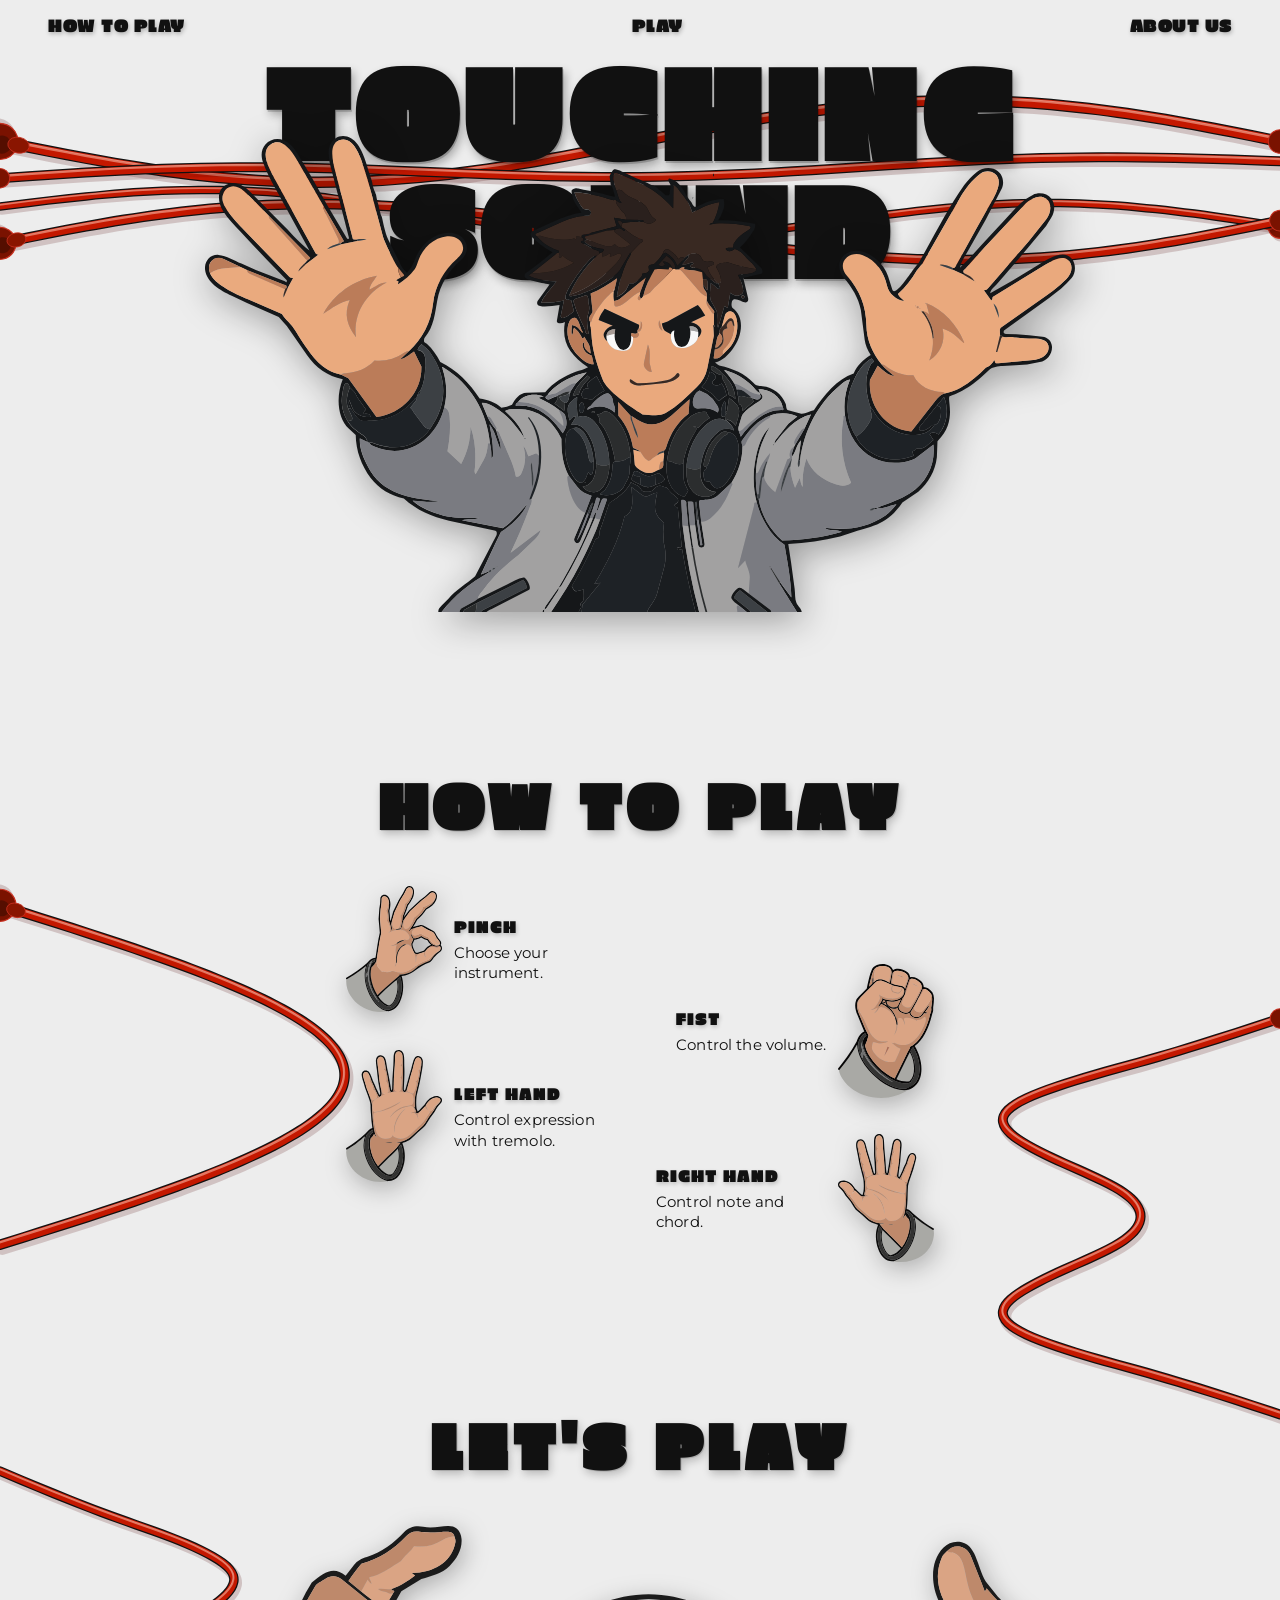
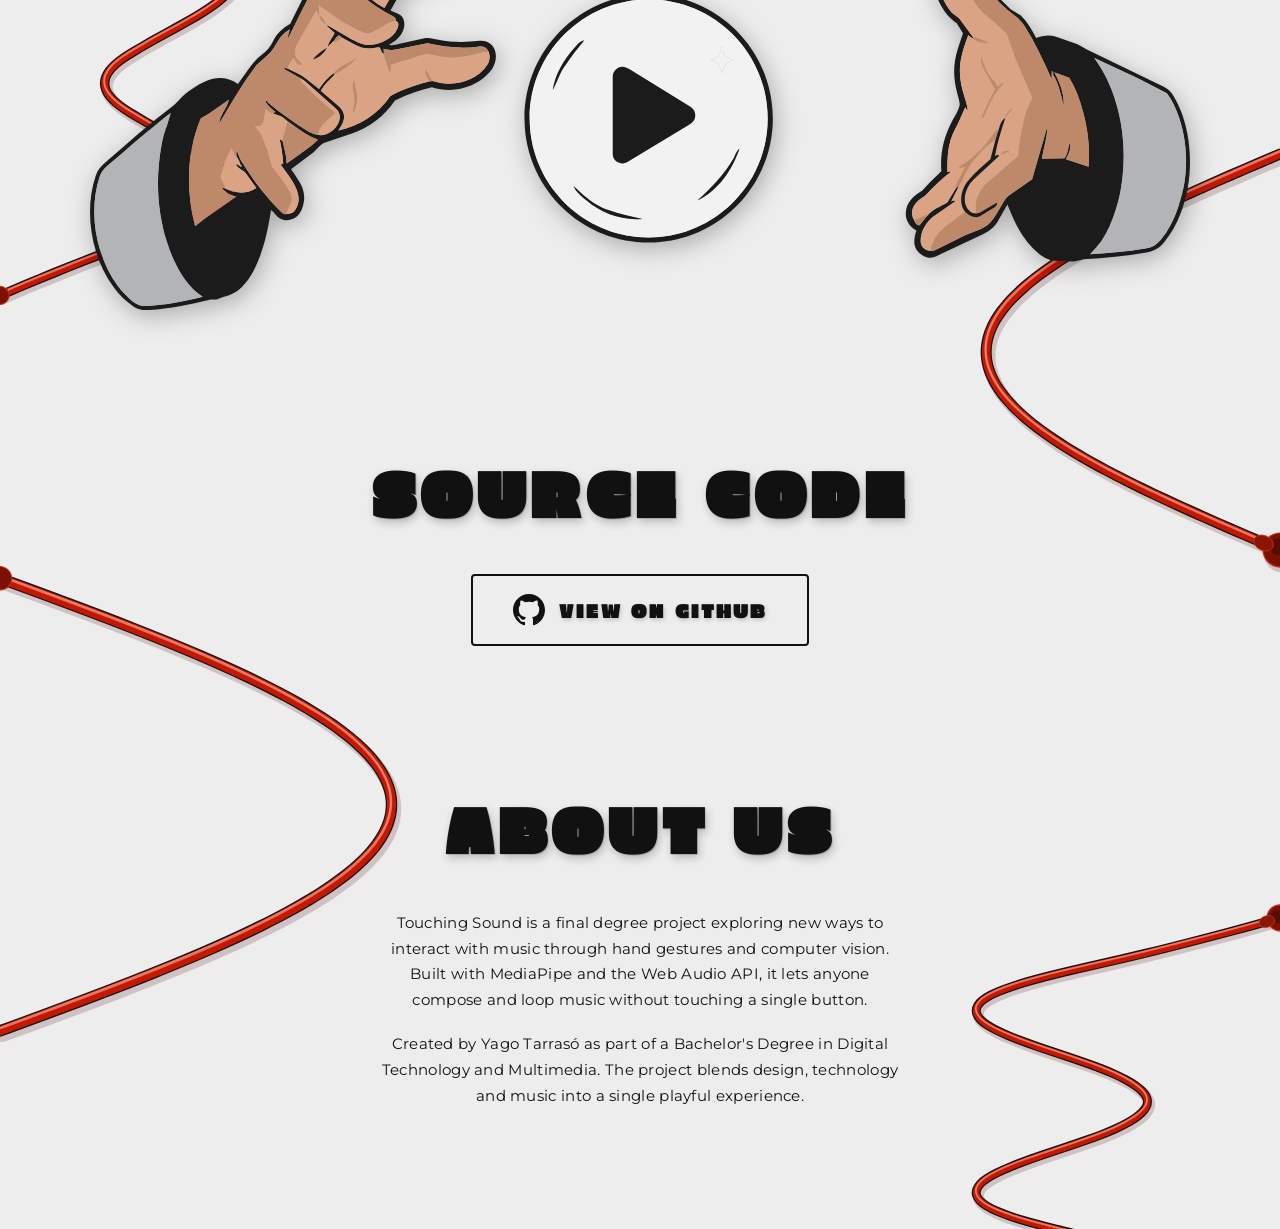
<file: index.html>
<!DOCTYPE html>
<html lang="es">
<head>
  <meta charset="UTF-8" />
  <meta name="viewport" content="width=device-width, initial-scale=1.0" />
  <title>Touching Sound</title>
  <style>
    @font-face {
      font-family: 'Erica One';
      src: url('fonts/EricaOne-Regular.ttf') format('truetype');
      font-weight: normal;
      font-style: normal;
    }
    @font-face {
      font-family: 'Montserrat';
      src: url('fonts/Montserrat-Regular.ttf') format('truetype');
      font-weight: normal;
      font-style: normal;
    }

    *, *::before, *::after { box-sizing: border-box; margin: 0; padding: 0; }

    html { scroll-behavior: smooth; }

    body {
      font-family: 'Erica One', sans-serif;
      background: #ededed;
      color: #111;
      overflow-x: hidden;
      position: relative; /* stacking context for cables canvas */
    }

    /* ── Cables canvas — full page, behind everything ────────────────────────── */
    #cables-bg {
      position: absolute;
      top: 0; left: 0;
      width: 100%;
      height: 100%;
      z-index: 0;
      pointer-events: none;
      overflow: hidden;
    }
    #cables-canvas { display: block; }

    /* ── Header ─────────────────────────────────────────────────────────────── */
    header {
      position: relative;
      z-index: 10;
      background: #ededed;
      width: 100%;
      padding: 12px 48px;
      display: flex;
      align-items: center;
      justify-content: space-between;
    }

    header a {
      text-decoration: none;
      color: #111;
      font-family: 'Erica One', sans-serif;
      font-size: 1.1rem;
      letter-spacing: 0.03em;
      text-transform: uppercase;
      transition: opacity 0.2s;
      text-shadow: 1px 2px 4px rgba(0,0,0,0.25);
    }
    header a:hover { opacity: 0.55; }

    /* ── Hero ────────────────────────────────────────────────────────────────── */
    .hero {
      position: relative;
      z-index: 1;           /* above cables canvas */
      display: flex;
      flex-direction: column;
      align-items: center;
      overflow: visible;
    }

    .hero h1 {
      font-family: 'Erica One', sans-serif;
      font-size: clamp(4.5rem, 10vw, 9rem);
      letter-spacing: 0.04em;
      text-align: center;
      text-transform: uppercase;
      line-height: 0.92;
      color: #111;
      padding-top: 0;
      position: relative;
      z-index: 1;
      flex-shrink: 0;
      text-shadow: 3px 5px 10px rgba(0,0,0,0.30), 1px 2px 0px rgba(0,0,0,0.18);
    }

    .personaje-wrap {
      position: relative;
      z-index: 2;
      width: 100%;
      display: flex;
      justify-content: center;
      margin-top: -150px;
    }

    .personaje-wrap img {
      width: 68vw;
      max-width: none;
      height: auto;
      display: block;
      filter: drop-shadow(4px 8px 18px rgba(0,0,0,0.35));
    }

    /* ── Section blocks — sistema de espaciado: 120px entre secciones, 48px título→contenido ── */
    .section-block {
      position: relative;
      z-index: 1;
      display: flex;
      flex-direction: column;
      align-items: center;
      padding: 0 40px;
      margin-top: 120px;
    }

    /* Primera sección: algo más de distancia desde el personaje */
    #how-to-play { margin-top: 130px; }

    /* Última sección: padding inferior de página */
    #about { padding-bottom: 120px; }

    /* manos_web — hover indica que es un botón */
    .manos-link { display: block; }
    .manos-link .web-svg {
      transition: transform 0.25s ease, filter 0.25s ease;
      cursor: pointer;
    }
    .manos-link:hover .web-svg {
      transform: scale(1.025);
      filter: drop-shadow(4px 8px 20px rgba(0,0,0,0.38));
    }

    /* ── GitHub & About Us ───────────────────────────────────────────────────── */
    .repo-link {
      display: inline-flex;
      align-items: center;
      gap: 14px;
      text-decoration: none;
      border: 2.5px solid #111;
      border-radius: 4px;
      padding: 18px 40px;
      transition: background 0.2s, transform 0.2s;
      text-shadow: 1px 2px 4px rgba(0,0,0,0.18);
    }
    .repo-link:hover {
      background: rgba(0,0,0,0.06);
      transform: translateY(-2px);
    }
    .repo-link-icon {
      width: 32px; height: 32px;
      fill: #111;
      flex-shrink: 0;
    }
    .repo-link-text {
      font-family: 'Erica One', sans-serif;
      font-size: clamp(1rem, 1.6vw, 1.3rem);
      text-transform: uppercase;
      letter-spacing: 0.10em;
      color: #111;
    }

    .about-body {
      max-width: 520px;
      text-align: center;
    }
    .about-body p {
      font-family: 'Montserrat', sans-serif;
      font-size: clamp(0.80rem, 3.2vw, 0.95rem);
      color: #111;
      line-height: 1.7;
      letter-spacing: 0.02em;
    }

    .section-title {
      font-family: 'Erica One', sans-serif;
      font-size: clamp(2.5rem, 5vw, 4rem);
      letter-spacing: 0.08em;
      text-transform: uppercase;
      color: #111;
      margin-bottom: 48px;
      text-shadow: 2px 4px 8px rgba(0,0,0,0.22), 1px 1px 0px rgba(0,0,0,0.14);
    }

    /* ── SVG images ──────────────────────────────────────────────────────────── */
    .web-svg {
      display: block;
      width: 90vw;
      max-width: 1100px;
      height: auto;
      filter: drop-shadow(3px 6px 12px rgba(0,0,0,0.28));
    }

    .manos-wrap { padding-bottom: 0; }
    .manos-link { display: block; }

    /* ── Zigzag de gestos ────────────────────────────────────────────────────── */
    .gestures-grid {
      display: flex;
      flex-direction: column;
      width: 100%;
      max-width: 700px;
      margin-top: 0;
    }

    .gesture-item {
      display: flex;
      align-items: center;
      width: 100%;
      gap: 12px;
      margin-top: -48px;
    }
    .gesture-item:first-child { margin-top: 0; }

    .gesture-item.left  { flex-direction: row; }
    .gesture-item.right { flex-direction: row-reverse; }

    .gesture-item img {
      width: clamp(75px, 7.5vw, 120px);
      height: auto;
      flex-shrink: 0;
      display: block;
      filter: drop-shadow(3px 6px 12px rgba(0,0,0,0.28));
    }

    .gesture-text { max-width: 170px; }

    .gesture-name {
      font-family: 'Erica One', sans-serif;
      font-size: clamp(0.85rem, 1.3vw, 1.1rem);
      text-transform: uppercase;
      color: #111;
      letter-spacing: 0.06em;
      text-shadow: 1px 2px 4px rgba(0,0,0,0.20);
    }

    .gesture-desc {
      font-family: 'Montserrat', sans-serif;
      font-size: clamp(0.80rem, 3.2vw, 0.95rem);
      color: #111;
      margin-top: 4px;
      line-height: 1.35;
      letter-spacing: 0.01em;
    }

    /* ── Animaciones de entrada ──────────────────────────────────────────────── */
    .anim {
      opacity: 0;
      transform: translateY(28px);
      transition: opacity 0.65s ease, transform 0.65s ease;
    }
    .anim.is-visible {
      opacity: 1;
      transform: translateY(0);
    }
    /* Los títulos se mueven menos */
    .section-title.anim { transform: translateY(14px); }
    /* Personaje con leve escala */
    .personaje-wrap.anim {
      transform: translateY(20px) scale(0.98);
      transition: opacity 0.8s ease, transform 0.8s ease;
    }
    .personaje-wrap.anim.is-visible { transform: translateY(0) scale(1); }

    /* ── Mobile ─────────────────────────────────────────────────────────────── */
    @media (max-width: 600px) {
      /* Fix overflow lateral — evita el hueco de scrollbar de escritorio */
      html, body { overflow-x: hidden; max-width: 100vw; }

      header {
        padding: 14px 24px;
      }
      header a {
        font-size: 0.72rem;
        letter-spacing: 0.01em;
      }

      .hero h1 {
        font-size: clamp(3rem, 14vw, 5rem);
        text-align: center;
        padding: 0 24px;
      }

      .personaje-wrap {
        margin-top: 10px;
      }
      .personaje-wrap img {
        width: 88vw;
      }

      /* Más espacio vertical entre secciones y más margen horizontal */
      .section-block {
        padding: 0 40px;
        margin-top: 100px;
      }
      #how-to-play { margin-top: 110px; }
      #about        { padding-bottom: 100px; }

      /* Títulos más pequeños y centrados */
      .section-title {
        font-size: clamp(1.8rem, 9vw, 2.6rem);
        text-align: center;
        margin-bottom: 44px;
      }

      /* About: texto centrado con más respiro */
      .about-body {
        max-width: 100%;
      }
      .about-body p {
        font-size: clamp(0.80rem, 3.2vw, 0.95rem);
        text-align: center;
        line-height: 1.9;
      }

      /* Gesture items: columna centrada con gap positivo */
      .gesture-item.left,
      .gesture-item.right {
        flex-direction: column !important;
        align-items: center !important;
        padding: 0 !important;
        text-align: center;
        margin-top: 32px;
      }
      .gesture-item:first-child { margin-top: 0; }
      .gestures-grid { gap: 0; }
      .gesture-text { max-width: 240px; }
      .gesture-name { font-size: clamp(0.85rem, 3.5vw, 1rem); }
      .gesture-desc { font-size: clamp(0.68rem, 2.8vw, 0.80rem); }

      .gesture-item img {
        width: clamp(64px, 15vw, 88px);
        margin-bottom: 10px;
      }

      .web-svg {
        width: 92vw;
      }

      .repo-link {
        padding: 16px 28px;
        width: 100%;
        justify-content: center;
      }
      .repo-link-text {
        font-size: clamp(0.85rem, 3.5vw, 1rem);
      }
    }

    /* ── Tablet ──────────────────────────────────────────────────────────────── */
    @media (min-width: 601px) and (max-width: 900px) {
      html, body { overflow-x: hidden; }
      header { padding: 12px 32px; }
      .section-block { padding: 0 48px; margin-top: 90px; }
      .personaje-wrap { margin-top: -110px; }
      .personaje-wrap img { width: 80vw; }
      .section-title { font-size: clamp(2rem, 6vw, 3.2rem); }
    }
  </style>
</head>
<body>

  <!-- Cables canvas — behind all content -->
  <div id="cables-bg">
    <canvas id="cables-canvas"></canvas>
  </div>

  <!-- Header -->
  <header>
    <a href="#how-to-play">HOW TO PLAY</a>
    <a href="#play">PLAY</a>
    <a href="#about">ABOUT US</a>
  </header>

  <!-- Hero: title + personaje -->
  <section class="hero">
    <h1>Touching<br>Sound</h1>
    <div class="personaje-wrap">
      <img src="svg/personaje_web.svg" alt="Personaje" />
    </div>
  </section>

  <!-- How to Play — zigzag de gestos -->
  <div class="section-block" id="how-to-play">
    <h2 class="section-title">How to Play</h2>
    <div class="gestures-grid">
      <div class="gesture-item left" style="padding-left:8%; padding-right:35%">
        <img src="svg/pinch.svg" alt="Pinch" />
        <div class="gesture-text">
          <p class="gesture-name">Pinch</p>
          <p class="gesture-desc">Choose your instrument.</p>
        </div>
      </div>
      <div class="gesture-item right" style="padding-right:8%; padding-left:35%">
        <img src="svg/fist.svg" alt="Fist" />
        <div class="gesture-text">
          <p class="gesture-name">Fist</p>
          <p class="gesture-desc">Control the volume.</p>
        </div>
      </div>
      <div class="gesture-item left" style="padding-left:8%; padding-right:35%">
        <img src="svg/left_hand.svg" alt="Left Hand" />
        <div class="gesture-text">
          <p class="gesture-name">Left Hand</p>
          <p class="gesture-desc">Control expression with tremolo.</p>
        </div>
      </div>
      <div class="gesture-item right" style="padding-right:8%; padding-left:35%">
        <img src="svg/right_hand.svg" alt="Right Hand" />
        <div class="gesture-text">
          <p class="gesture-name">Right Hand</p>
          <p class="gesture-desc">Control note and chord.</p>
        </div>
      </div>
    </div>
  </div>

  <!-- Let's Play -->
  <div class="section-block manos-wrap" id="play">
    <h2 class="section-title">Let's Play</h2>
    <a class="manos-link" href="app">
      <img class="web-svg" src="svg/manos_web.svg" alt="Play the game" />
    </a>
  </div>

  <!-- GitHub -->
  <div class="section-block" id="github">
    <h2 class="section-title">Source Code</h2>
    <a class="repo-link" href="https://github.com/yagotarraso/Touchin-Sound" target="_blank" rel="noopener">
      <svg class="repo-link-icon" viewBox="0 0 24 24" xmlns="http://www.w3.org/2000/svg">
        <path d="M12 0C5.37 0 0 5.37 0 12c0 5.3 3.438 9.8 8.205 11.385.6.113.82-.258.82-.577
          0-.285-.01-1.04-.015-2.04-3.338.724-4.042-1.61-4.042-1.61-.546-1.387-1.333-1.756
          -1.333-1.756-1.089-.745.083-.729.083-.729 1.205.084 1.839 1.237 1.839 1.237
          1.07 1.834 2.807 1.304 3.492.997.107-.775.418-1.305.762-1.604-2.665-.305
          -5.467-1.334-5.467-5.931 0-1.311.469-2.381 1.236-3.221-.124-.303-.535-1.524
          .117-3.176 0 0 1.008-.322 3.301 1.23A11.509 11.509 0 0 1 12 5.803c1.02.005
          2.047.138 3.006.404 2.291-1.552 3.297-1.23 3.297-1.23.653 1.653.242 2.874.118
          3.176.77.84 1.235 1.911 1.235 3.221 0 4.609-2.807 5.624-5.479 5.921.43.372.823
          1.102.823 2.222 0 1.606-.015 2.896-.015 3.286 0 .315.216.69.825.573C20.565
          21.795 24 17.298 24 12c0-6.63-5.37-12-12-12z"/>
      </svg>
      <span class="repo-link-text">View on GitHub</span>
    </a>
  </div>

  <!-- About Us -->
  <div class="section-block" id="about">
    <h2 class="section-title">About Us</h2>
    <div class="about-body">
      <p>Touching Sound is a final degree project exploring new ways to interact with music through hand gestures and computer vision. Built with MediaPipe and the Web Audio API, it lets anyone compose and loop music without touching a single button.</p>
      <p style="margin-top:18px;">Created by Yago Tarrasó as part of a Bachelor's Degree in Digital Technology and Multimedia. The project blends design, technology and music into a single playful experience.</p>
    </div>
  </div>

  <script>
  /* ── Animaciones de entrada con IntersectionObserver ───────────────────── */
  /* Se inicializa en window.load para que el layout tenga la altura real     */
  window.addEventListener('load', function () {
    // Marca todos los elementos como ocultos ANTES de observar
    const animTargets = [
      ...document.querySelectorAll('.section-title, .personaje-wrap, .web-svg, .repo-link, .about-body p')
    ];
    animTargets.forEach(el => el.classList.add('anim'));
    document.querySelectorAll('.gesture-item').forEach(el => el.classList.add('anim'));

    // Observer para elementos individuales
    const obs = new IntersectionObserver((entries) => {
      entries.forEach(entry => {
        if (entry.isIntersecting) {
          entry.target.classList.add('is-visible');
          obs.unobserve(entry.target);
        }
      });
    }, { threshold: 0.15, rootMargin: '0px 0px -60px 0px' });

    animTargets.forEach(el => obs.observe(el));

    // Observer para el grid (evita problema de márgenes negativos en gesture-items)
    const gridObs = new IntersectionObserver((entries) => {
      entries.forEach(entry => {
        if (!entry.isIntersecting) return;
        entry.target.querySelectorAll('.gesture-item').forEach((item, i) => {
          setTimeout(() => item.classList.add('is-visible'), i * 110);
        });
        gridObs.unobserve(entry.target);
      });
    }, { threshold: 0.1, rootMargin: '0px 0px -60px 0px' });

    document.querySelectorAll('.gestures-grid').forEach(g => gridObs.observe(g));
  });

  /* ── Smooth scroll ──────────────────────────────────────────────────────── */
  document.querySelectorAll('header a[href^="#"]').forEach(link => {
    link.addEventListener('click', e => {
      const target = document.querySelector(link.getAttribute('href'));
      if (!target) return;
      e.preventDefault();
      const start = window.scrollY;
      const end   = target.getBoundingClientRect().top + start;
      const dist  = Math.abs(end - start);
      const duration = Math.min(600 + dist * 0.28, 1400);
      let startTime = null;
      const ease = t => t === 1 ? 1 : 1 - Math.pow(2, -8 * t);
      const step = ts => {
        if (!startTime) startTime = ts;
        const p = Math.min((ts - startTime) / duration, 1);
        window.scrollTo(0, start + (end - start) * ease(p));
        if (p < 1) requestAnimationFrame(step);
      };
      requestAnimationFrame(step);
    });
  });

  /* ── Cable physics animation ────────────────────────────────────────────── */
  (function () {
    'use strict';

    /* ── Constants ── */
    const N       = 68;     // points per cable
    const TENSION = 0.44;   // string stiffness
    const DAMPING = 0.973;  // energy loss per frame
    const RESTORE = 0.013;  // pull-back to resting shape
    const MOUSE_R = 90;     // mouse influence radius (px)
    const PUSH    = 0.024;  // mouse push strength
    const MAX_V   = 5;      // max velocity per point
    const SMOOTH  = 0.50;   // spatial smoothing

    const cv  = document.getElementById('cables-canvas');
    const ctx = cv.getContext('2d');
    const bg  = document.getElementById('cables-bg');

    /* ── Mouse in document coordinates ── */
    const mouse = { x: -999, y: -999, px: -999, py: -999 };
    document.addEventListener('mousemove', e => {
      mouse.px = mouse.x; mouse.py = mouse.y;
      mouse.x  = e.clientX;
      mouse.y  = e.clientY + window.scrollY;
    });

    /* ── Resize canvas to full page ── */
    function resize() {
      cv.width  = bg.offsetWidth  || window.innerWidth;
      cv.height = bg.offsetHeight || document.body.scrollHeight;
    }

    /* ── Clamp helper ── */
    const clamp = (v, a, b) => v < a ? a : v > b ? b : v;

    /* ═══════════════════════════════════════════════════════════
       CROSS-CABLE  — horizontal, y-displacement physics
       Both endpoints span full page width (x: 0 → W)
    ═══════════════════════════════════════════════════════════ */
    function makeXCable(cfg) {
      const c = Object.assign({}, cfg);
      c.y = new Float32Array(N);
      c.vy = new Float32Array(N);
      c.ys = new Float32Array(N);
      c.type = 'cross';
      return c;
    }

    function xBaseY(c, i, t) {
      const p  = i / (N - 1);
      const H  = cv.height;
      // Interpola entre extremo izquierdo y derecho para asimetría natural
      const yL = (c.yFracL !== undefined ? c.yFracL : c.yFrac) * H;
      const yR = (c.yFracR !== undefined ? c.yFracR : c.yFrac) * H;
      const base = yL + (yR - yL) * p;
      return base
        + c.a1 * Math.sin(p * c.f1 * Math.PI) * Math.cos(t * c.s1 + c.p1)
        + c.a2 * Math.sin(p * c.f2 * Math.PI) * Math.cos(t * c.s2 + c.p2);
    }

    function stepXCable(c, t) {
      const W = cv.width;
      const dvx = mouse.x - mouse.px, dvy = mouse.y - mouse.py;
      const mspd = Math.sqrt(dvx*dvx + dvy*dvy);

      for (let i = 1; i < N - 1; i++) {
        const px   = i / (N - 1) * W;
        const base = xBaseY(c, i, t);
        const ten  = (c.y[i-1] + c.y[i+1] - 2*c.y[i]) * TENSION;
        const res  = (base - c.y[i]) * RESTORE;
        let push = 0;
        if (mspd > 1.5 && mouse.x > 0) {
          const dm = Math.sqrt((px - mouse.x)**2 + (c.ys[i] - mouse.y)**2);
          if (dm < MOUSE_R) push = dvy * (1 - dm/MOUSE_R)**2 * PUSH;
        }
        c.vy[i] = clamp((c.vy[i] + ten + res + push) * DAMPING, -MAX_V, MAX_V);
      }

      c.y[0]     += (xBaseY(c, 0, t)     - c.y[0])     * 0.1;
      c.y[N-1]   += (xBaseY(c, N-1, t)   - c.y[N-1])   * 0.1;
      c.vy[0] = c.vy[N-1] = 0;
      for (let i = 1; i < N-1; i++) c.y[i] += c.vy[i];

      c.ys[0] = c.y[0]; c.ys[N-1] = c.y[N-1];
      for (let i = 1; i < N-1; i++)
        c.ys[i] = c.y[i]*(1-SMOOTH) + (c.y[i-1]+c.y[i+1])*0.5*SMOOTH;
      for (let i = 1; i < N-1; i++)
        c.ys[i] = c.ys[i]*(1-SMOOTH*0.5) + (c.ys[i-1]+c.ys[i+1])*0.5*(SMOOTH*0.5);
    }

    function drawXCable(c) {
      const W = cv.width;
      const pts = [];
      for (let i = 0; i < N; i++) pts.push({ x: i/(N-1)*W, y: c.ys[i] });
      drawShape(pts, c.thick);
      const p0 = pts[0], pN = pts[N-1];
      const a0 = Math.atan2(p0.y - pts[1].y, p0.x - pts[1].x);
      const aN = Math.atan2(pN.y - pts[N-2].y, pN.x - pts[N-2].x);
      if (c.leftEnd  === 'earbud') drawEarbud(p0.x, p0.y, a0, c.thick);
      if (c.leftEnd  === 'jack')   drawJack(p0.x, p0.y, a0, c.thick);
      if (c.rightEnd === 'earbud') drawEarbud(pN.x, pN.y, aN, c.thick);
      if (c.rightEnd === 'jack')   drawJack(pN.x, pN.y, aN, c.thick);
    }

    /* ═══════════════════════════════════════════════════════════
       C-CABLE  — both endpoints on same side, C-shaped reach
       side 'left': endpoints at x=0, cable extends rightward
       side 'right': endpoints at x=W, cable extends leftward
    ═══════════════════════════════════════════════════════════ */
    function makeCCable(cfg) {
      const c = Object.assign({}, cfg);
      c.dx  = new Float32Array(N);
      c.dvx = new Float32Array(N);
      c.dxs = new Float32Array(N);
      c.type = 'ccable';
      return c;
    }

    function cBaseDX(c, i, t) {
      const p    = i / (N - 1);
      const W    = cv.width;
      const sign = c.side === 'right' ? -1 : 1;
      // C-shape: sin(pπ)  — una corcovada
      // snake:   (1-cos(4pπ))/2 — dos corcovadas, ambas visibles en el mismo lado
      const baseShape = c.shape === 'snake'
        ? (1 - Math.cos(p * 4 * Math.PI)) / 2
        : Math.sin(p * Math.PI);
      return sign * (
        c.reachFrac * W * baseShape
        + c.a1 * Math.sin(p * Math.PI)       * Math.cos(t * c.s1 + c.p1)
        + (c.a2||0) * Math.sin(p * 2*Math.PI) * Math.cos(t * (c.s2||0.007) + (c.p2||0))
      );
    }

    function stepCCable(c, t) {
      const W    = cv.width;
      const H    = cv.height;
      const sign = c.side === 'right' ? -1 : 1;
      const edgeX = c.side === 'right' ? W : 0;
      const y0 = c.y0Frac * H, y1 = c.y1Frac * H;
      const dvx = mouse.x - mouse.px, dvy = mouse.y - mouse.py;
      const mspd = Math.sqrt(dvx*dvx + dvy*dvy);

      for (let i = 1; i < N - 1; i++) {
        const p   = i / (N - 1);
        const py  = y0 + (y1 - y0) * p;
        const px  = edgeX + c.dxs[i];
        const base = cBaseDX(c, i, t);
        const ten  = (c.dx[i-1] + c.dx[i+1] - 2*c.dx[i]) * TENSION;
        const res  = (base - c.dx[i]) * RESTORE;
        let push = 0;
        if (mspd > 1.5 && mouse.x > 0) {
          const dm = Math.sqrt((px - mouse.x)**2 + (py - mouse.y)**2);
          if (dm < MOUSE_R) push = dvx * sign * (1 - dm/MOUSE_R)**2 * PUSH;
        }
        c.dvx[i] = clamp((c.dvx[i] + ten + res + push) * DAMPING, -MAX_V, MAX_V);
      }

      c.dx[0] = c.dx[N-1] = 0;
      c.dvx[0] = c.dvx[N-1] = 0;
      for (let i = 1; i < N-1; i++) c.dx[i] += c.dvx[i];

      c.dxs[0] = c.dx[0]; c.dxs[N-1] = c.dx[N-1];
      for (let i = 1; i < N-1; i++)
        c.dxs[i] = c.dx[i]*(1-SMOOTH) + (c.dx[i-1]+c.dx[i+1])*0.5*SMOOTH;
      for (let i = 1; i < N-1; i++)
        c.dxs[i] = c.dxs[i]*(1-SMOOTH*0.5) + (c.dxs[i-1]+c.dxs[i+1])*0.5*(SMOOTH*0.5);
    }

    function drawCCable(c) {
      const W = cv.width, H = cv.height;
      const edgeX = c.side === 'right' ? W : 0;
      const y0 = c.y0Frac * H, y1 = c.y1Frac * H;
      const pts = [];
      for (let i = 0; i < N; i++) {
        const p = i / (N - 1);
        pts.push({ x: edgeX + c.dxs[i], y: y0 + (y1 - y0) * p });
      }
      drawShape(pts, c.thick);
      const p0 = pts[0], pN = pts[N-1];
      const a0 = Math.atan2(p0.y - pts[1].y, p0.x - pts[1].x);
      const aN = Math.atan2(pN.y - pts[N-2].y, pN.x - pts[N-2].x);
      if (c.topEnd === 'earbud') drawEarbud(p0.x, p0.y, a0, c.thick);
      if (c.topEnd === 'jack')   drawJack(p0.x, p0.y, a0, c.thick);
      if (c.botEnd === 'earbud') drawEarbud(pN.x, pN.y, aN, c.thick);
      if (c.botEnd === 'jack')   drawJack(pN.x, pN.y, aN, c.thick);
    }

    /* ── Shared rendering ──────────────────────────────────────────────────── */
    function drawShape(pts, tk) {
      function trace(ox, oy) {
        ctx.beginPath();
        ctx.moveTo(pts[0].x + ox, pts[0].y + oy);
        for (let i = 1; i < pts.length - 1; i++) {
          const mx = (pts[i].x + pts[i+1].x) / 2 + ox;
          const my = (pts[i].y + pts[i+1].y) / 2 + oy;
          ctx.quadraticCurveTo(pts[i].x + ox, pts[i].y + oy, mx, my);
        }
        ctx.lineTo(pts[pts.length-1].x + ox, pts[pts.length-1].y + oy);
      }
      ctx.save();
      ctx.lineCap = 'round'; ctx.lineJoin = 'round';
      // Sombra
      ctx.globalAlpha = 0.20;
      ctx.lineWidth = tk + 5; ctx.strokeStyle = 'rgba(80,0,0,0.9)';
      trace(tk * 0.30, tk * 0.45); ctx.stroke();
      // Outline negro (cartoon)
      ctx.globalAlpha = 1;
      ctx.lineWidth = tk + 2.5; ctx.strokeStyle = '#111';
      trace(0, 0); ctx.stroke();
      // Cuerpo rojo
      ctx.globalAlpha = 1;
      ctx.lineWidth = tk; ctx.strokeStyle = '#c41800';
      trace(0, 0); ctx.stroke();
      // Brillo/reflejo blanco (franja superior)
      ctx.globalAlpha = 0.55;
      ctx.lineWidth = tk * 0.28; ctx.strokeStyle = 'rgba(255,200,180,0.95)';
      trace(-tk * 0.06, -tk * 0.28); ctx.stroke();
      // Segundo reflejo más suave
      ctx.globalAlpha = 0.20;
      ctx.lineWidth = tk * 0.10; ctx.strokeStyle = 'rgba(255,255,255,0.9)';
      trace(-tk * 0.10, -tk * 0.38); ctx.stroke();
      ctx.restore();
    }

    function drawEarbud(x, y, angle, tk) {
      ctx.save();
      ctx.translate(x, y); ctx.rotate(angle);
      const r = tk * 2.0;
      ctx.beginPath(); ctx.arc(r*0.2, r*0.25, r, 0, Math.PI*2);
      ctx.fillStyle = 'rgba(80,0,0,0.18)'; ctx.fill();
      ctx.beginPath(); ctx.arc(0, 0, r, 0, Math.PI*2);
      ctx.fillStyle = '#7a1200'; ctx.fill();
      ctx.lineWidth = 1.2; ctx.strokeStyle = '#c83020'; ctx.stroke();
      ctx.beginPath(); ctx.arc(-r*0.15, -r*0.15, r*0.5, 0, Math.PI*2);
      ctx.fillStyle = '#550e00'; ctx.fill();
      ctx.beginPath(); ctx.ellipse(-r*1.05, 0, r*0.6, r*0.44, 0, 0, Math.PI*2);
      ctx.fillStyle = '#8a1500'; ctx.fill();
      ctx.lineWidth = 0.8; ctx.strokeStyle = '#c83020'; ctx.stroke();
      ctx.restore();
    }

    function drawJack(x, y, angle, tk) {
      ctx.save();
      ctx.translate(x, y); ctx.rotate(angle);
      const len = tk * 4.5;
      ctx.beginPath(); ctx.moveTo(0, 0); ctx.lineTo(len, 0);
      ctx.lineWidth = tk; ctx.strokeStyle = '#b81200'; ctx.lineCap = 'round'; ctx.stroke();
      [len*0.55, len*0.72].forEach(ox => {
        ctx.beginPath(); ctx.moveTo(ox, -tk*0.5); ctx.lineTo(ox, tk*0.5);
        ctx.lineWidth = 2; ctx.strokeStyle = '#e05040'; ctx.stroke();
      });
      ctx.beginPath(); ctx.moveTo(len*0.78, 0); ctx.lineTo(len, 0);
      ctx.lineWidth = tk*0.65; ctx.strokeStyle = '#e07060'; ctx.stroke();
      ctx.beginPath(); ctx.arc(0, 0, tk*1.3, 0, Math.PI*2);
      ctx.fillStyle = '#7a1200'; ctx.fill();
      ctx.lineWidth = 1; ctx.strokeStyle = '#c83020'; ctx.stroke();
      ctx.restore();
    }

    /* ═══════════════════════════════════════════════════════════
       CABLE DEFINITIONS
       yFrac / y0Frac / y1Frac : fraction of total page height
       reachFrac                : fraction of page width
    ═══════════════════════════════════════════════════════════ */
    let cables = [];

    function initCables() {
      cables = [

        /* ── Cross cables — 4, agrupados en medio del título ── */
        /* ── Cross cables — detrás del título, juntos ── */
        makeXCable({ yFrac: 0.050, thick: 9,
          a1: 36, f1: 2, p1: 0.0, s1: 0.016,
          a2: 12, f2: 4, p2: 1.2, s2: 0.009,
          leftEnd: 'earbud', rightEnd: 'jack' }),

        makeXCable({ yFracL: 0.063, yFracR: 0.057, thick: 7.5,
          a1: 30, f1: 2, p1: 1.3, s1: 0.013,
          a2: 10, f2: 3, p2: 2.5, s2: 0.008,
          leftEnd: 'jack', rightEnd: null }),

        makeXCable({ yFracL: 0.073, yFracR: 0.080, thick: 6,
          a1: 32, f1: 3, p1: 2.1, s1: 0.014,
          a2:  9, f2: 5, p2: 0.6, s2: 0.010,
          leftEnd: null, rightEnd: 'earbud' }),

        makeXCable({ yFracL: 0.086, yFracR: 0.078, thick: 8,
          a1: 28, f1: 2, p1: 3.0, s1: 0.012,
          a2: 11, f2: 4, p2: 1.8, s2: 0.007,
          leftEnd: 'earbud', rightEnd: 'jack' }),

        /* ── Cables laterales — empiezan bien abajo en instrucciones ── */
        /* modo 1 (a1/s1) = oscilación C,  modo 2 (a2/s2) = oscilación S */

        /* izquierda — 3 cables con huecos entre ellos */
        makeCCable({ side: 'left', shape: 'C',
          y0Frac: 0.32, y1Frac: 0.44, reachFrac: 0.30, thick: 8,
          a1: 18, s1: 0.014, p1: 1.1, a2: 0,
          topEnd: 'earbud', botEnd: null }),

        makeCCable({ side: 'left', shape: 'snake',
          y0Frac: 0.52, y1Frac: 0.67, reachFrac: 0.28, thick: 7,
          a1: 14, s1: 0.011, p1: 2.3, a2: 0,
          topEnd: null, botEnd: 'jack' }),

        makeCCable({ side: 'left', shape: 'C',
          y0Frac: 0.77, y1Frac: 0.93, reachFrac: 0.33, thick: 9,
          a1: 17, s1: 0.015, p1: 0.5, a2: 0,
          topEnd: 'jack', botEnd: null }),

        /* derecha — 3 cables desfasados respecto a izquierda */
        makeCCable({ side: 'right', shape: 'snake',
          y0Frac: 0.36, y1Frac: 0.5, reachFrac: 0.31, thick: 7.5,
          a1: 20, s1: 0.013, p1: 0.3, a2: 0,
          topEnd: 'jack', botEnd: null }),

        makeCCable({ side: 'right', shape: 'C',
          y0Frac: 0.62, y1Frac: 0.76, reachFrac: 0.27, thick: 8.5,
          a1: 18, s1: 0.015, p1: 1.7, a2: 0,
          topEnd: null, botEnd: 'earbud' }),

        makeCCable({ side: 'right', shape: 'snake',
          y0Frac: 0.89, y1Frac: 1.02, reachFrac: 0.35, thick: 6.5,
          a1: 15, s1: 0.012, p1: 2.8, a2: 0,
          topEnd: 'earbud', botEnd: null }),
      ];

      /* Initialize rest positions */
      const W = cv.width, H = cv.height;
      cables.forEach(c => {
        if (c.type === 'cross') {
          const yL = (c.yFracL !== undefined ? c.yFracL : c.yFrac) * H;
          const yR = (c.yFracR !== undefined ? c.yFracR : c.yFrac) * H;
          for (let i = 0; i < N; i++) {
            const p = i / (N - 1);
            c.y[i] = yL + (yR - yL) * p; c.vy[i] = 0; c.ys[i] = c.y[i];
          }
        } else {
          const sign = c.side === 'right' ? -1 : 1;
          for (let i = 0; i < N; i++) {
            const p = i / (N - 1);
            const baseShape = c.shape === 'snake'
              ? (1 - Math.cos(p * 4 * Math.PI)) / 2
              : Math.sin(p * Math.PI);
            const v = sign * c.reachFrac * W * baseShape;
            c.dx[i] = v; c.dvx[i] = 0; c.dxs[i] = v;
          }
        }
      });
    }

    /* ── Main animation loop ──────────────────────────────────────────────── */
    let t = 0;
    function loop() {
      if (cables.length) {
        ctx.clearRect(0, 0, cv.width, cv.height);
        cables.forEach(c => {
          if (c.type === 'cross') { stepXCable(c, t); drawXCable(c); }
          else                    { stepCCable(c, t); drawCCable(c); }
        });
      }
      mouse.px = mouse.x; mouse.py = mouse.y;
      t++;
      requestAnimationFrame(loop);
    }
    requestAnimationFrame(loop);

    /* Init on DOMContentLoaded, then refine once images have loaded */
    document.addEventListener('DOMContentLoaded', () => {
      resize(); initCables();
    });
    window.addEventListener('load', () => {
      setTimeout(() => {
        const prevH = cv.height;
        resize();
        if (Math.abs(cv.height - prevH) > 50) initCables(); // reinit if page grew
      }, 150);
    });

  })();
  </script>
  <script>
    if ('serviceWorker' in navigator) {
      navigator.serviceWorker.register('/sw.js');
    }
  </script>

  <script>
  /* ── Botón Play: pedir permiso de cámara antes de navegar ───────────────────
     Al hacer clic en las manos:
     1. Se solicita el permiso de cámara (el navegador lo recuerda para toda la sesión).
     2. Se navega a la app. El permiso ya está concedido → sin interrupciones posteriores.
     Si el usuario deniega o hay error, navegamos igualmente (MediaPipe lo gestionará).
     El botón queda visualmente desactivado mientras espera la respuesta del diálogo. */
  (function () {
    const link = document.querySelector('.manos-link');
    if (!link) return;

    link.addEventListener('click', async function (e) {
      e.preventDefault();
      const dest = this.href;

      // Feedback visual: cursor de espera mientras aparece el diálogo
      link.style.opacity = '0.55';
      link.style.pointerEvents = 'none';

      try {
        const stream = await navigator.mediaDevices.getUserMedia({ video: true, audio: false });
        stream.getTracks().forEach(t => t.stop()); // solo necesitamos el permiso
      } catch (_) {
        // Permiso denegado o sin cámara — navegar igualmente
      }

      window.location.href = dest;
    });
  })();
  </script>
</body>
</html>
</file>
